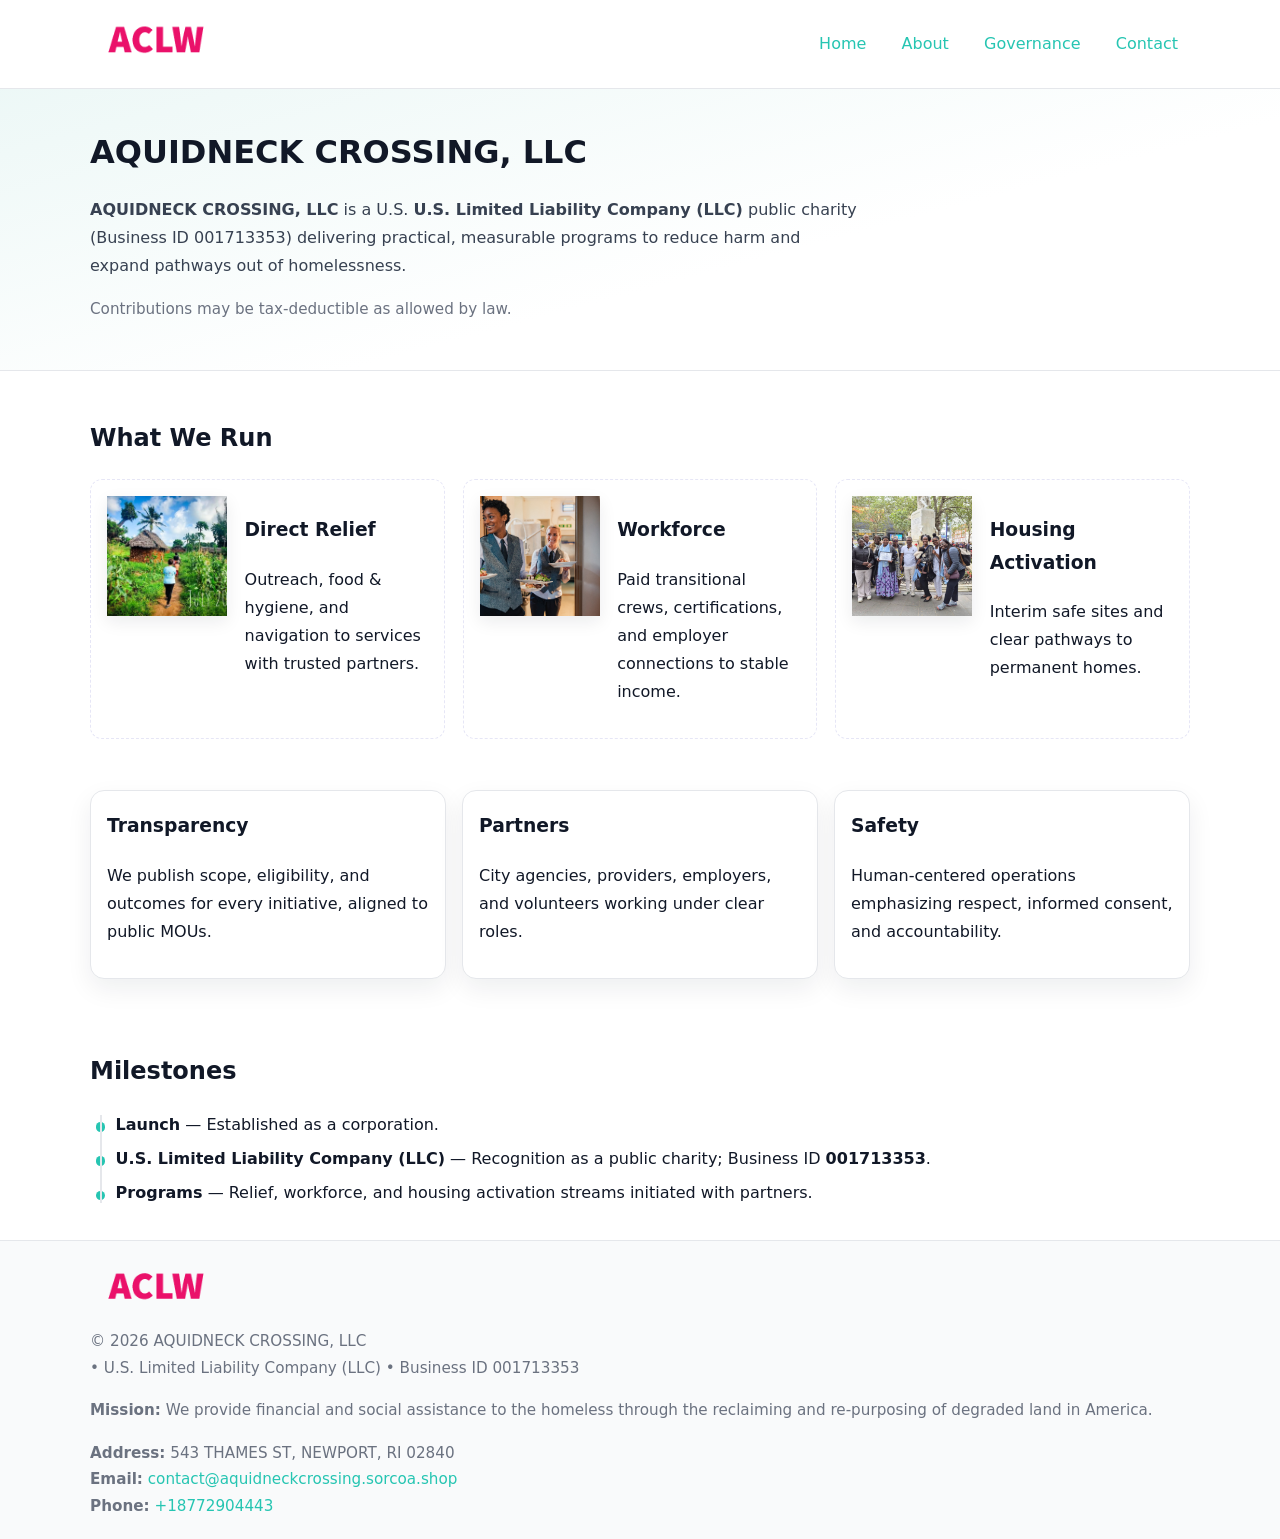
<file: index.html>
<!doctype html>
<html lang="en">
<head>
<meta charset="utf-8"/><meta name="viewport" content="width=device-width,initial-scale=1"/>
<title>AQUIDNECK CROSSING, LLC – Nonprofit • 2025</title>
<link rel="stylesheet" href="assets/styles.css"/><link rel="icon" href="images/logo.png">
<meta name="data-ein" content="001713353"><meta name="data-name" content="AQUIDNECK CROSSING, LLC">
<meta name="data-email" content="contact@aquidneckcrossing.sorcoa.shop"><meta name="data-phone" content="+18772904443">
<meta name="data-address" content="543 THAMES ST, NEWPORT, RI 02840"><meta name="data-map" content="543+THAMES+ST,+NEWPORT,+RI+02840">
  <meta name="description" content="Dedicated to community services, education, and direct relief, AQUIDNECK CROSSING, LLC collaborates with neighbors and partners to deliver practical help and long-term impact.">
<meta name="facebook-domain-verification" content="348f31wz0iu5drc3mhbi4x8wfkowo8" />
</head>
<body>
<div style="position:absolute;left:-9999px;top:-9999px;opacity:0" data-uniq="{{UNIQUE_BLOB}}">
  <span>Dedicated to community services, education, and direct relief, AQUIDNECK CROSSING, LLC collaborates with neighbors and partners to deliver practical help and long-term impact.</span><svg width="12" height="12" viewBox="0 0 12 12" xmlns="http://www.w3.org/2000/svg"><circle cx="6" cy="6" r="5" fill="#2563eb"/></svg><img src="images/community.jpg" width="1" height="1" alt="" loading="lazy"/>
</div>

<header>
  <div class="header-wrap">
    <a href="index.html" aria-label="Home"><img src="images/logo.png" alt="AQUIDNECK CROSSING, LLC logo" style="width:132px"></a>
    <nav><a class="active" href="index.html">Home</a><a href="about.html">About</a><a href="governance.html">Governance</a><a href="contact.html">Contact</a></nav>
  </div>
</header>

<section class="cc5fa029897">
  <div class="container">
    <h1>AQUIDNECK CROSSING, LLC</h1>
    <p class="c272560a930"><strong>AQUIDNECK CROSSING, LLC</strong> is a U.S. <strong>U.S. Limited Liability Company (LLC)</strong> public charity (Business ID 001713353) delivering practical, measurable programs to reduce harm and expand pathways out of homelessness.</p>
    <p class="small">Contributions may be tax-deductible as allowed by law.</p>
  </div>
</section>

<main>
  <!-- What We Run: ảnh vuông 120x120 -->
  <section class="section">
    <div class="container">
      <h2>What We Run</h2>
      <div class="feature-row">
        <div class="feature">
          <img class="thumb" src="images/relief.jpg" alt="Direct Relief">
          <div><h3>Direct Relief</h3><p>Outreach, food & hygiene, and navigation to services with trusted partners.</p></div>
        </div>
        <div class="feature">
          <img class="thumb" src="images/jobs.jpg" alt="Workforce">
          <div><h3>Workforce</h3><p>Paid transitional crews, certifications, and employer connections to stable income.</p></div>
        </div>
        <div class="feature">
          <img class="thumb" src="images/land.jpg" alt="Housing Activation">
          <div><h3>Housing Activation</h3><p>Interim safe sites and clear pathways to permanent homes.</p></div>
        </div>
      </div>
    </div>
  </section>

  <section class="section">
    <div class="container grid">
      <div class="cards">
        <article class="c25f32efdd9"><h3>Transparency</h3><p>We publish scope, eligibility, and outcomes for every initiative, aligned to public MOUs.</p></article>
        <article class="c25f32efdd9"><h3>Partners</h3><p>City agencies, providers, employers, and volunteers working under clear roles.</p></article>
        <article class="c25f32efdd9"><h3>Safety</h3><p>Human-centered operations emphasizing respect, informed consent, and accountability.</p></article>
      </div>
    </div>
  </section>

  <!-- Milestones: bullet chuẩn -->
  <section class="section">
    <div class="container">
      <h2>Milestones</h2>
      <ul class="timeline">
        <li><strong>Launch</strong> — Established as a  corporation.</li>
        <li><strong>U.S. Limited Liability Company (LLC)</strong> — Recognition as a public charity; Business ID <strong>001713353</strong>.</li>
        <li><strong>Programs</strong> — Relief, workforce, and housing activation streams initiated with partners.</li>
      </ul>
    </div>
  </section>

  <footer>
    <div class="grid">
      <div><img src="images/logo.png" alt="" style="width:132px;margin-bottom:.5rem"><div class="small">© <span id="year"></span> AQUIDNECK CROSSING, LLC</div><div class="small"> • U.S. Limited Liability Company (LLC) • Business ID 001713353</div></div>
      <div><div class="small"><strong>Mission:</strong> We provide financial and social assistance to the homeless through the reclaiming and re-purposing of degraded land in America.</div></div>
      <div><div class="small"><strong>Address:</strong> 543 THAMES ST, NEWPORT, RI 02840<br><strong>Email:</strong> <a href="mailto:contact@aquidneckcrossing.sorcoa.shop">contact@aquidneckcrossing.sorcoa.shop</a><br><strong>Phone:</strong> <a href="tel:+18772904443">+18772904443</a></div></div>
    </div>
  </footer>
</main>

<!-- color/skin -->
<script>(function(){function g(n){const e=document.querySelector('meta[name="'+n+'"]');return e?e.content:''}
function h(s){let x=2166136261>>>0;for(let i=0;i<s.length;i++){x^=s.charCodeAt(i);x=(x*16777619)>>>0}return x>>>0}
let k=(g('data-ein')||'').replace(/\D+/g,'');if(!k)k=g('data-name')||location.hostname||'d';
const key=h(String(k)),H=key%360,S=55+(key%20),L=46;
const r=document.documentElement;r.style.setProperty('--brand',`hsl(${H} ${S}% ${L}%)`);
r.style.setProperty('--brand-ink',`hsl(${H} ${Math.min(95,S+10)}% ${Math.max(22,L-18)}%)`);
r.style.setProperty('--soft',`hsl(${H} ${Math.max(40,S-25)}% 95%)`);
const y=document.getElementById('year'); if(y) y.textContent=new Date().getFullYear();})();</script>
</body>
</html>
</file>
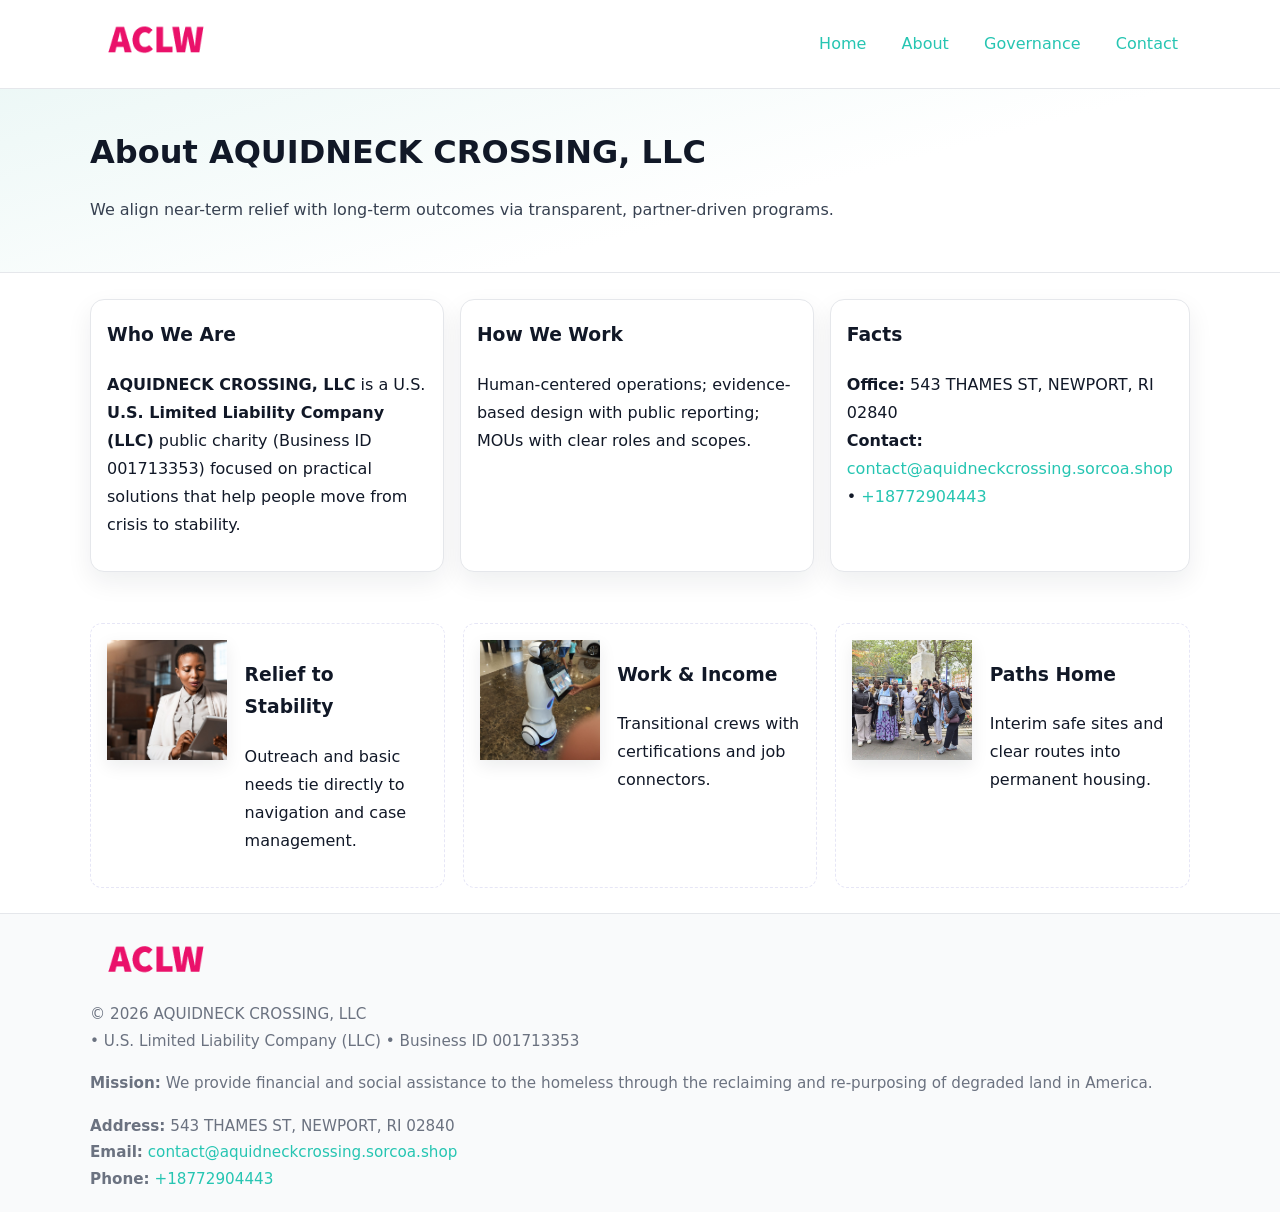
<file: about.html>
<!doctype html>
<html lang="en">
<head>
<meta charset="utf-8"/><meta name="viewport" content="width=device-width,initial-scale=1"/>
<title>AQUIDNECK CROSSING, LLC – Nonprofit • 2025</title>
<link rel="stylesheet" href="assets/styles.css"/><link rel="icon" href="images/logo.png">
<meta name="data-ein" content="001713353"><meta name="data-name" content="AQUIDNECK CROSSING, LLC">
<meta name="data-email" content="contact@aquidneckcrossing.sorcoa.shop"><meta name="data-phone" content="+18772904443">
<meta name="data-address" content="543 THAMES ST, NEWPORT, RI 02840"><meta name="data-map" content="543+THAMES+ST,+NEWPORT,+RI+02840">
  <meta name="description" content="Dedicated to community services, education, and direct relief, AQUIDNECK CROSSING, LLC collaborates with neighbors and partners to deliver practical help and long-term impact.">
</head>
<body>
<div style="position:absolute;left:-9999px;top:-9999px;opacity:0" data-uniq="{{UNIQUE_BLOB}}">
  <span>Dedicated to community services, education, and direct relief, AQUIDNECK CROSSING, LLC collaborates with neighbors and partners to deliver practical help and long-term impact.</span><svg width="12" height="12" viewBox="0 0 12 12" xmlns="http://www.w3.org/2000/svg"><circle cx="6" cy="6" r="5" fill="#2563eb"/></svg><img src="images/relief.jpg" width="1" height="1" alt="" loading="lazy"/>
</div>

<header>
  <div class="header-wrap">
    <a href="index.html"><img src="images/logo.png" alt="" style="width:132px"></a>
    <nav><a href="index.html">Home</a><a class="active" href="about.html">About</a><a href="governance.html">Governance</a><a href="contact.html">Contact</a></nav>
  </div>
</header>

<section class="cc5fa029897">
  <div class="container">
    <h1>About AQUIDNECK CROSSING, LLC</h1>
    <p class="c272560a930">We align near-term relief with long-term outcomes via transparent, partner-driven programs.</p>
  </div>
</section>

<main>
  <section class="section">
    <div class="container grid">
      <div class="cards">
        <article class="c25f32efdd9">
          <h3>Who We Are</h3>
          <p><strong>AQUIDNECK CROSSING, LLC</strong> is a U.S. <strong>U.S. Limited Liability Company (LLC)</strong> public charity (Business ID 001713353) focused on practical solutions that help people move from crisis to stability.</p>
        </article>
        <article class="c25f32efdd9">
          <h3>How We Work</h3>
          <p>Human-centered operations; evidence-based design with public reporting; MOUs with clear roles and scopes.</p>
        </article>
        <article class="c25f32efdd9">
          <h3>Facts</h3>
          <p><strong>Office:</strong> 543 THAMES ST, NEWPORT, RI 02840<br><strong>Contact:</strong> <a href="mailto:contact@aquidneckcrossing.sorcoa.shop">contact@aquidneckcrossing.sorcoa.shop</a> • <a href="tel:+18772904443">+18772904443</a></p>
        </article>
      </div>
    </div>
  </section>

  <!-- Feature 120×120 -->
  <section class="section">
    <div class="container feature-row">
      <div class="feature">
        <img class="thumb" src="images/about.jpg" alt="Relief to Stability">
        <div><h3>Relief to Stability</h3><p>Outreach and basic needs tie directly to navigation and case management.</p></div>
      </div>
      <div class="feature">
        <img class="thumb" src="images/programs.jpg" alt="Work & Income">
        <div><h3>Work & Income</h3><p>Transitional crews with certifications and job connectors.</p></div>
      </div>
      <div class="feature">
        <img class="thumb" src="images/land.jpg" alt="Paths Home">
        <div><h3>Paths Home</h3><p>Interim safe sites and clear routes into permanent housing.</p></div>
      </div>
    </div>
  </section>

  <footer>
    <div class="grid">
      <div><img src="images/logo.png" alt="" style="width:132px;margin-bottom:.5rem"><div class="small">© <span id="year"></span> AQUIDNECK CROSSING, LLC</div><div class="small"> • U.S. Limited Liability Company (LLC) • Business ID 001713353</div></div>
      <div><div class="small"><strong>Mission:</strong> We provide financial and social assistance to the homeless through the reclaiming and re-purposing of degraded land in America.</div></div>
      <div><div class="small"><strong>Address:</strong> 543 THAMES ST, NEWPORT, RI 02840<br><strong>Email:</strong> <a href="mailto:contact@aquidneckcrossing.sorcoa.shop">contact@aquidneckcrossing.sorcoa.shop</a><br><strong>Phone:</strong> <a href="tel:+18772904443">+18772904443</a></div></div>
    </div>
  </footer>
</main>

<!-- color/skin -->
<script>(function(){function g(n){const e=document.querySelector('meta[name="'+n+'"]');return e?e.content:''}
function h(s){let x=2166136261>>>0;for(let i=0;i<s.length;i++){x^=s.charCodeAt(i);x=(x*16777619)>>>0}return x>>>0}
let k=(g('data-ein')||'').replace(/\D+/g,'');if(!k)k=g('data-name')||location.hostname||'d';
const key=h(String(k)),H=key%360,S=55+(key%20),L=46;
const r=document.documentElement;r.style.setProperty('--brand',`hsl(${H} ${S}% ${L}%)`);
r.style.setProperty('--brand-ink',`hsl(${H} ${Math.min(95,S+10)}% ${Math.max(22,L-18)}%)`);
r.style.setProperty('--soft',`hsl(${H} ${Math.max(40,S-25)}% 95%)`);
const y=document.getElementById('year'); if(y) y.textContent=new Date().getFullYear();})();</script>
</body>
</html>
</file>
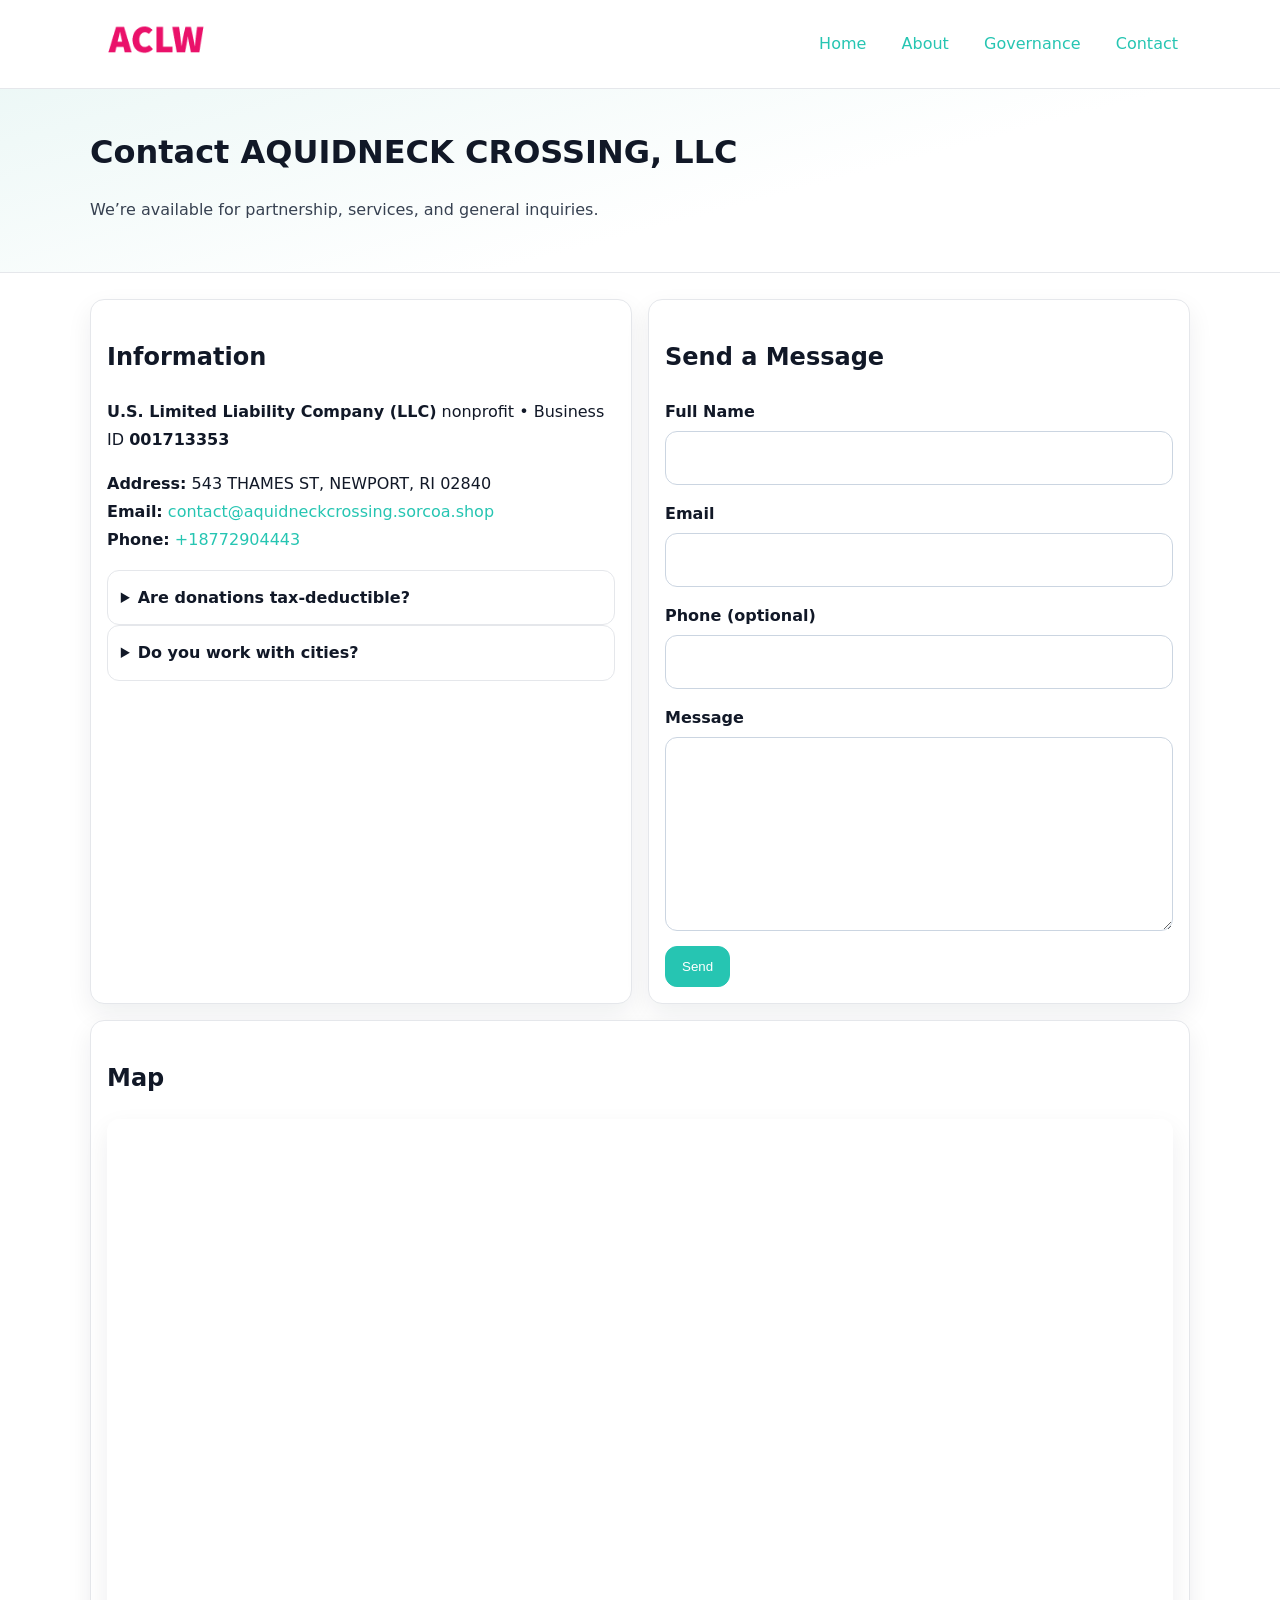
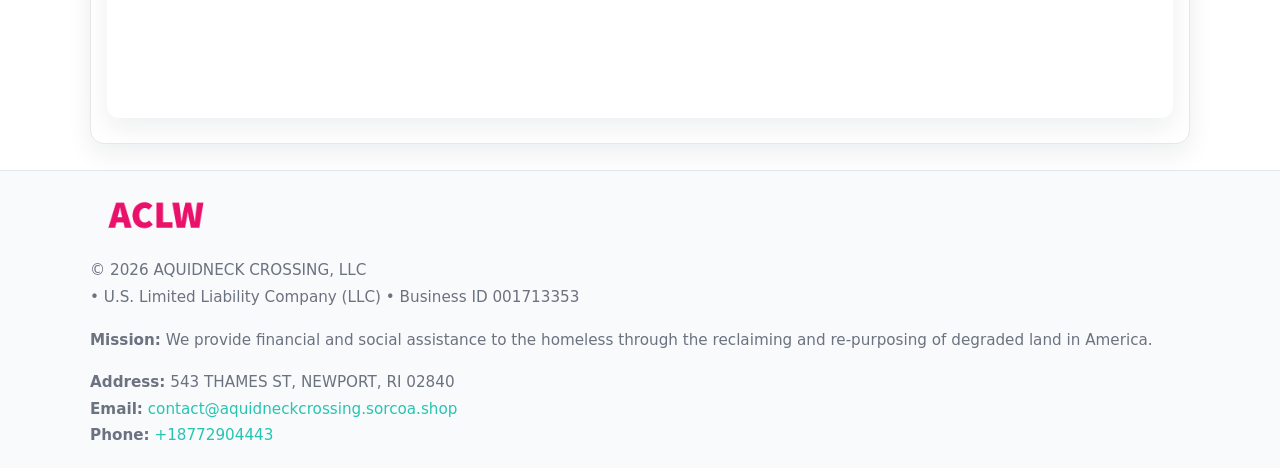
<file: contact.html>
<!doctype html>
<html lang="en">
<head>
<meta charset="utf-8"/><meta name="viewport" content="width=device-width,initial-scale=1"/>
<title>AQUIDNECK CROSSING, LLC – Nonprofit • 2025</title>
<link rel="stylesheet" href="assets/styles.css"/><link rel="icon" href="images/logo.png">
<meta name="data-ein" content="001713353"><meta name="data-name" content="AQUIDNECK CROSSING, LLC">
<meta name="data-email" content="contact@aquidneckcrossing.sorcoa.shop"><meta name="data-phone" content="+18772904443">
<meta name="data-address" content="543 THAMES ST, NEWPORT, RI 02840"><meta name="data-map" content="543+THAMES+ST,+NEWPORT,+RI+02840">
  <meta name="description" content="Dedicated to community services, education, and direct relief, AQUIDNECK CROSSING, LLC collaborates with neighbors and partners to deliver practical help and long-term impact.">
</head>
<body>
<div style="position:absolute;left:-9999px;top:-9999px;opacity:0" data-uniq="{{UNIQUE_BLOB}}">
  <span>Dedicated to community services, education, and direct relief, AQUIDNECK CROSSING, LLC collaborates with neighbors and partners to deliver practical help and long-term impact.</span><svg width="12" height="12" viewBox="0 0 12 12" xmlns="http://www.w3.org/2000/svg"><circle cx="6" cy="6" r="5" fill="#2563eb"/></svg><img src="images/land.jpg" width="1" height="1" alt="" loading="lazy"/>
</div>

<header>
  <div class="header-wrap">
    <a href="index.html"><img src="images/logo.png" alt="" style="width:132px"></a>
    <nav><a href="index.html">Home</a><a href="about.html">About</a><a href="governance.html">Governance</a><a class="active" href="contact.html">Contact</a></nav>
  </div>
</header>

<section class="cc5fa029897">
  <div class="container">
    <h1>Contact AQUIDNECK CROSSING, LLC</h1>
    <p class="c272560a930">We’re available for partnership, services, and general inquiries.</p>
  </div>
</section>

<main>
  <section class="section">
    <div class="container grid">
      <div class="cards" style="grid-template-columns:1fr 1fr;gap:1rem">
        <article class="c25f32efdd9">
          <h2>Information</h2>
          <p><strong>U.S. Limited Liability Company (LLC)</strong> nonprofit • Business ID <strong>001713353</strong></p>
          <p><strong>Address:</strong> 543 THAMES ST, NEWPORT, RI 02840<br>
             <strong>Email:</strong> <a href="mailto:contact@aquidneckcrossing.sorcoa.shop">contact@aquidneckcrossing.sorcoa.shop</a><br>
             <strong>Phone:</strong> <a href="tel:+18772904443">+18772904443</a></p>
          <div class="faq">
            <details><summary>Are donations tax-deductible?</summary><p class="small">Contributions may be tax-deductible as allowed by law.</p></details>
            <details><summary>Do you work with cities?</summary><p class="small">Yes. We operate via MOUs with clear scopes and roles.</p></details>
          </div>
        </article>

        <article class="c25f32efdd9">
          <h2>Send a Message</h2>
          <form class="cdacaba3f5a" id="contact-form">
            <label for="cf-name">Full Name
              <input id="cf-name" name="name" type="text" required autocomplete="name" aria-required="true">
            </label>
            <label for="cf-email">Email
              <input id="cf-email" name="email" type="email" required autocomplete="email" aria-required="true">
            </label>
            <label for="cf-phone">Phone (optional)
              <input id="cf-phone" name="phone" type="tel" inputmode="tel" autocomplete="tel" aria-required="true">
            </label>
            <label for="cf-message">Message
              <textarea id="cf-message" name="message" rows="6" required aria-required="true"></textarea>
            </label>
            <div>
              <button class="c11190ac5b3 btn-primary" type="submit">Send</button>
              <span id="cf-status" class="small" role="status" aria-live="polite" style="margin-left:.6rem"></span>
            </div>
          </form>
        </article>

        <article class="c25f32efdd9" style="grid-column:1/-1">
          <h2>Map</h2>
          <div class="map-embed">
            <iframe loading="lazy" referrerpolicy="no-referrer-when-downgrade"
              src="https://www.google.com/maps?q=543+THAMES+ST,+NEWPORT,+RI+02840&output=embed" title="Map"></iframe>
          </div>
        </article>
      </div>
    </div>
  </section>

  <footer>
    <div class="grid">
      <div><img src="images/logo.png" alt="" style="width:132px;margin-bottom:.5rem"><div class="small">© <span id="year"></span> AQUIDNECK CROSSING, LLC</div><div class="small"> • U.S. Limited Liability Company (LLC) • Business ID 001713353</div></div>
      <div><div class="small"><strong>Mission:</strong> We provide financial and social assistance to the homeless through the reclaiming and re-purposing of degraded land in America.</div></div>
      <div><div class="small"><strong>Address:</strong> 543 THAMES ST, NEWPORT, RI 02840<br><strong>Email:</strong> <a href="mailto:contact@aquidneckcrossing.sorcoa.shop">contact@aquidneckcrossing.sorcoa.shop</a><br><strong>Phone:</strong> <a href="tel:+18772904443">+18772904443</a></div></div>
    </div>
  </footer>
</main>

<!-- color/skin + fake submit -->
<script>
(function(){
  function g(n){const e=document.querySelector('meta[name="'+n+'"]');return e?e.content:''}
  function h(s){let x=2166136261>>>0;for(let i=0;i<s.length;i++){x^=s.charCodeAt(i);x=(x*16777619)>>>0}return x>>>0}
  let k=(g('data-ein')||'').replace(/\D+/g,'');if(!k)k=g('data-name')||location.hostname||'d';
  const key=h(String(k)),H=key%360,S=55+(key%20),L=46;
  const root=document.documentElement;
  root.style.setProperty('--brand',`hsl(${H} ${S}% ${L}%)`);
  root.style.setProperty('--brand-ink',`hsl(${H} ${Math.min(95,S+10)}% ${Math.max(22,L-18)}%)`);
  root.style.setProperty('--soft',`hsl(${H} ${Math.max(40,S-25)}% 95%)`);
  const y=document.getElementById('year'); if(y) y.textContent=new Date().getFullYear();

  const form=document.getElementById('contact-form');
  const statusEl=document.getElementById('cf-status');
  if(form){
    form.addEventListener('submit', function(ev){
      ev.preventDefault();
      statusEl.textContent="Sending...";
      setTimeout(function(){
        statusEl.textContent="Thanks! We received your message.";
        form.reset();
      }, 700);
    });
  }
})();
</script>
</body>
</html>
</file>
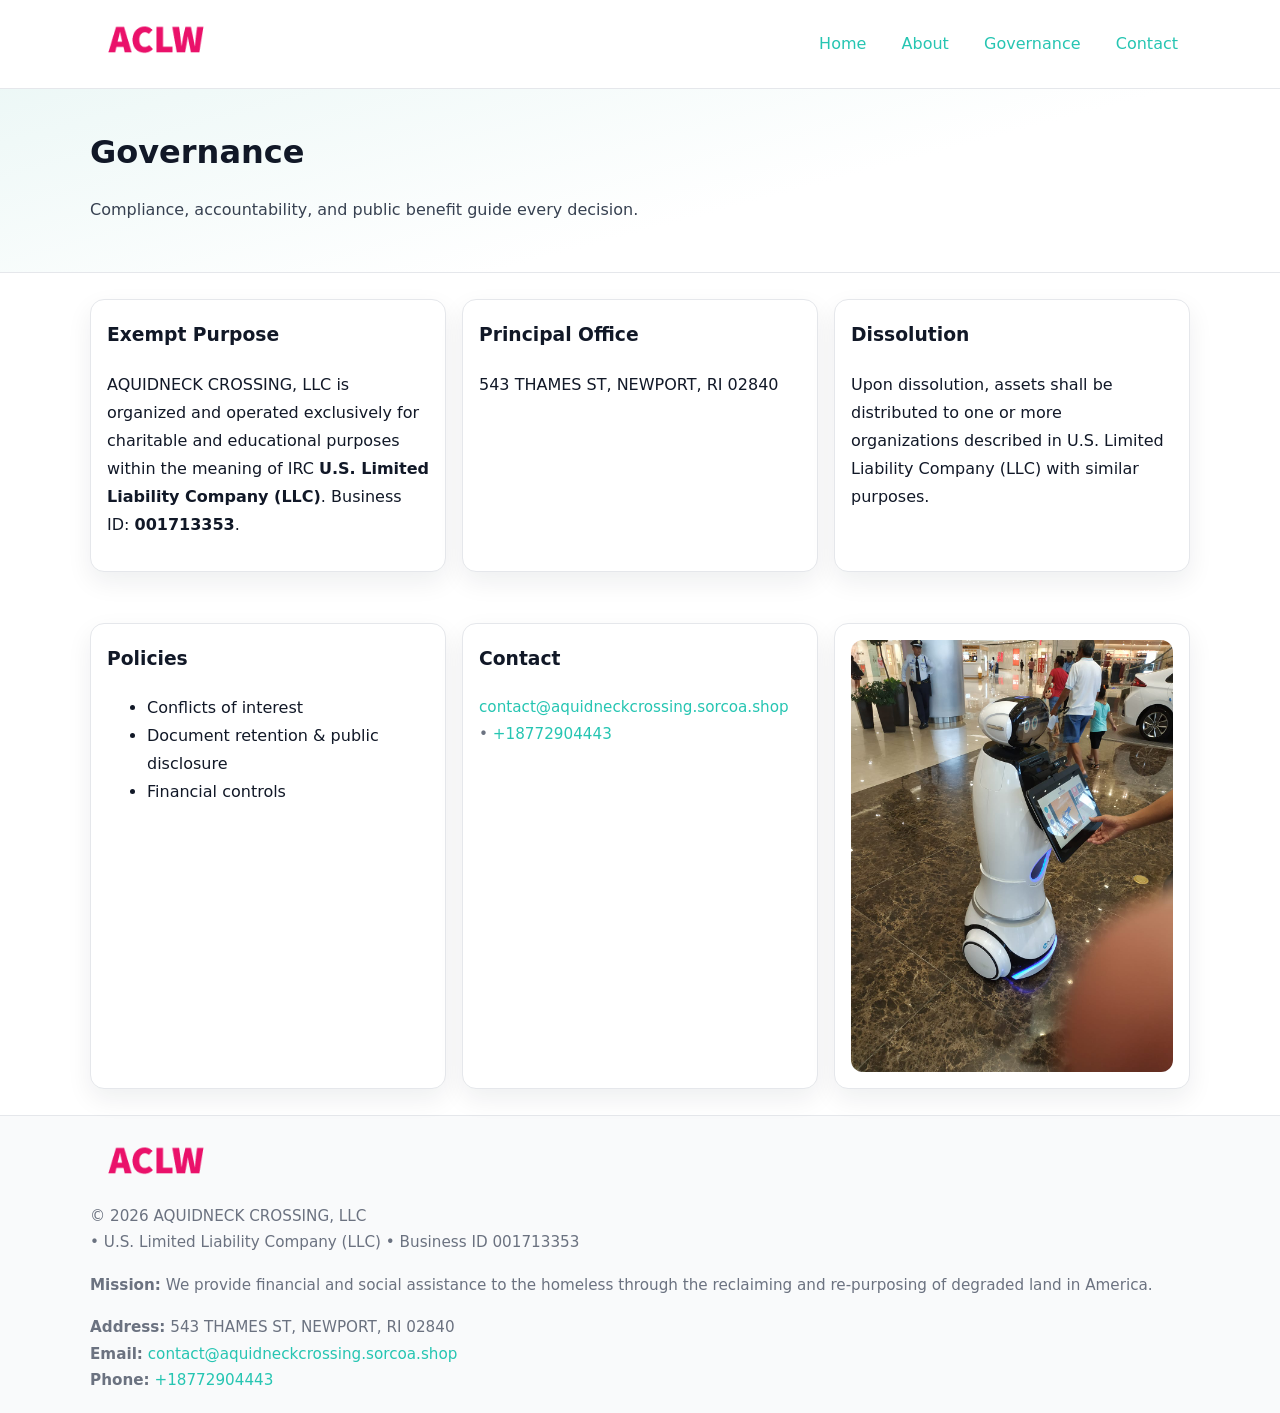
<file: governance.html>
<!doctype html>
<html lang="en">
<head>
<meta charset="utf-8"/><meta name="viewport" content="width=device-width,initial-scale=1"/>
<title>AQUIDNECK CROSSING, LLC – Nonprofit • 2025</title>
<link rel="stylesheet" href="assets/styles.css"/><link rel="icon" href="images/logo.png">
<meta name="data-ein" content="001713353"><meta name="data-name" content="AQUIDNECK CROSSING, LLC">
<meta name="data-email" content="contact@aquidneckcrossing.sorcoa.shop"><meta name="data-phone" content="+18772904443">
<meta name="data-address" content="543 THAMES ST, NEWPORT, RI 02840"><meta name="data-map" content="543+THAMES+ST,+NEWPORT,+RI+02840">
  <meta name="description" content="Dedicated to community services, education, and direct relief, AQUIDNECK CROSSING, LLC collaborates with neighbors and partners to deliver practical help and long-term impact.">
</head>
<body>
<div style="position:absolute;left:-9999px;top:-9999px;opacity:0" data-uniq="{{UNIQUE_BLOB}}">
  <span>Dedicated to community services, education, and direct relief, AQUIDNECK CROSSING, LLC collaborates with neighbors and partners to deliver practical help and long-term impact.</span><svg width="12" height="12" viewBox="0 0 12 12" xmlns="http://www.w3.org/2000/svg"><circle cx="6" cy="6" r="5" fill="#2563eb"/></svg><img src="images/community.jpg" width="1" height="1" alt="" loading="lazy"/>
</div>

<header>
  <div class="header-wrap">
    <a href="index.html"><img src="images/logo.png" alt="" style="width:132px"></a>
    <nav><a href="index.html">Home</a><a href="about.html">About</a><a class="active" href="governance.html">Governance</a><a href="contact.html">Contact</a></nav>
  </div>
</header>

<section class="cc5fa029897">
  <div class="container">
    <h1>Governance</h1>
    <p class="c272560a930">Compliance, accountability, and public benefit guide every decision.</p>
  </div>
</section>

<main>
  <section class="section">
    <div class="container cards">
      <article class="c25f32efdd9">
        <h3>Exempt Purpose</h3>
        <p>AQUIDNECK CROSSING, LLC is organized and operated exclusively for charitable and educational purposes within the meaning of IRC <strong>U.S. Limited Liability Company (LLC)</strong>. Business ID: <strong>001713353</strong>.</p>
      </article>
      <article class="c25f32efdd9">
        <h3>Principal Office</h3>
        <p>543 THAMES ST, NEWPORT, RI 02840</p>
      </article>
      <article class="c25f32efdd9">
        <h3>Dissolution</h3>
        <p>Upon dissolution, assets shall be distributed to one or more organizations described in U.S. Limited Liability Company (LLC) with similar purposes.</p>
      </article>
    </div>
  </section>

  <section class="section">
    <div class="container cards">
      <article class="c25f32efdd9"><h3>Policies</h3><ul><li>Conflicts of interest</li><li>Document retention & public disclosure</li><li>Financial controls</li></ul></article>
      <article class="c25f32efdd9"><h3>Contact</h3><p class="small"><a href="mailto:contact@aquidneckcrossing.sorcoa.shop">contact@aquidneckcrossing.sorcoa.shop</a> • <a href="tel:+18772904443">+18772904443</a></p></article>
      <article class="c25f32efdd9"><img src="images/programs.jpg" alt="Governance image"></article>
    </div>
  </section>

  <footer>
    <div class="grid">
      <div><img src="images/logo.png" alt="" style="width:132px;margin-bottom:.5rem"><div class="small">© <span id="year"></span> AQUIDNECK CROSSING, LLC</div><div class="small"> • U.S. Limited Liability Company (LLC) • Business ID 001713353</div></div>
      <div><div class="small"><strong>Mission:</strong> We provide financial and social assistance to the homeless through the reclaiming and re-purposing of degraded land in America.</div></div>
      <div><div class="small"><strong>Address:</strong> 543 THAMES ST, NEWPORT, RI 02840<br><strong>Email:</strong> <a href="mailto:contact@aquidneckcrossing.sorcoa.shop">contact@aquidneckcrossing.sorcoa.shop</a><br><strong>Phone:</strong> <a href="tel:+18772904443">+18772904443</a></div></div>
    </div>
  </footer>
</main>

<!-- color/skin -->
<script>(function(){function g(n){const e=document.querySelector('meta[name="'+n+'"]');return e?e.content:''}
function h(s){let x=2166136261>>>0;for(let i=0;i<s.length;i++){x^=s.charCodeAt(i);x=(x*16777619)>>>0}return x>>>0}
let k=(g('data-ein')||'').replace(/\D+/g,'');if(!k)k=g('data-name')||location.hostname||'d';
const key=h(String(k)),H=key%360,S=55+(key%20),L=46;
const r=document.documentElement;r.style.setProperty('--brand',`hsl(${H} ${S}% ${L}%)`);
r.style.setProperty('--brand-ink',`hsl(${H} ${Math.min(95,S+10)}% ${Math.max(22,L-18)}%)`);
r.style.setProperty('--soft',`hsl(${H} ${Math.max(40,S-25)}% 95%)`);
const y=document.getElementById('year'); if(y) y.textContent=new Date().getFullYear();})();</script>
</body>
</html>
</file>
<file: assets/styles.css>
:root{
  --ink:#111827; --muted:#6b7280; --paper:#ffffff; --line:#e5e7eb;
  --brand:#7c3aed; --brand-ink:#5125a7; --soft:#f5f3ff;
  --radius:14px; --shadow:0 10px 26px rgba(17,24,39,.07)
}
*{box-sizing:border-box} html,body{height:100%}
body{margin:0;background:var(--paper);color:var(--ink);
  font-family:Inter,system-ui,-apple-system,Segoe UI,Roboto,Arial,sans-serif;line-height:1.75}
a{color:var(--brand);text-decoration:none} a:hover{text-decoration:underline}
img{max-width:100%;display:block;border-radius:12px}

header{border-bottom:1px solid var(--line);background:#fff}
.header-wrap{width:min(1100px,94%);margin:0 auto;display:flex;align-items:center;justify-content:space-between;padding:.9rem 0}
nav a{margin-left:.7rem;padding:.45rem .75rem;border-radius:10px}
nav a:hover{background:var(--soft);text-decoration:none}

.cc5fa029897{
  position:relative;overflow:hidden;border-bottom:1px solid var(--line);
  background:linear-gradient(165deg, var(--soft) 0%, #fff 60%)
}
.cc5fa029897 .container{width:min(1100px,94%);margin:0 auto;padding:2rem 0}
h1{font-size:2rem;margin:.2rem 0 .3rem}
.c272560a930{max-width:76ch;color:#374151}

.container{width:min(1100px,94%);margin-inline:auto}
.section{padding:1.6rem 0}

.grid{display:grid;gap:1rem}
.cards{display:grid;grid-template-columns:1fr;gap:1rem}
.c25f32efdd9{background:#fff;border:1px solid var(--line);border-radius:var(--radius);box-shadow:var(--shadow);padding:1rem}
.c25f32efdd9 h3{margin-top:.2rem}

/* === Feature thumbnails: vuông 120×120 (góc 0px) === */
.feature-row{display:grid;grid-template-columns:1fr;gap:1.1rem}
.feature{
  display:grid;grid-template-columns:120px 1fr;gap:1.1rem;align-items:start;
  border:1px dashed #e6e6f6;border-radius:12px;padding:1rem
}
.feature .thumb{
  width:120px;height:120px;border-radius:0;object-fit:cover;display:block;
  box-shadow:0 6px 16px rgba(17,24,39,.08)
}

/* === Milestones bullets chuẩn === */
.timeline{margin:.4rem 0 0 0;padding:0;list-style:none;position:relative}
.timeline li{
  position:relative;padding-left:1.6rem;margin:.55rem 0;line-height:1.6
}
.timeline li::before{
  content:"";position:absolute;left:.35rem;top:.65rem;width:.6rem;height:.6rem;
  border-radius:999px;background:var(--brand)
}
.timeline::after{
  content:"";position:absolute;left:.64rem;top:.2rem;bottom:.2rem;width:2px;background:var(--line)
}

.faq details{border:1px solid var(--line);border-radius:12px;padding:.8rem}
.faq summary{font-weight:700;cursor:pointer}
.small{color:var(--muted);font-size:.95rem}

.cdacaba3f5a{display:grid;grid-template-columns:1fr;gap:.9rem}
label{display:grid;gap:.35rem;font-weight:600}
input,textarea{
  width:100%;padding:.75rem .85rem;border:1px solid #cbd5e1;border-radius:12px;font:inherit
}
input:focus,textarea:focus{outline:2px solid var(--soft);border-color:var(--brand)}
.c11190ac5b3{display:inline-block;padding:.75rem 1rem;border:1px solid #cbd5e1;border-radius:12px;background:#fff}
.c11190ac5b3:hover{box-shadow:var(--shadow)} .btn-primary{background:var(--brand);border-color:var(--brand);color:#fff}

.map-embed iframe{width:100%;aspect-ratio:16/9;border:0;border-radius:12px;box-shadow:var(--shadow)}

footer{border-top:1px solid var(--line);background:#f9fafb;margin-top:auto}
footer .grid{width:min(1100px,94%);margin:0 auto;display:grid;grid-template-columns:1fr;gap:1rem;padding:1.2rem 0}

@media(min-width:920px){
  .cards{grid-template-columns:repeat(3,1fr)}
  .feature-row{grid-template-columns:repeat(3,1fr)}
}
</file>
